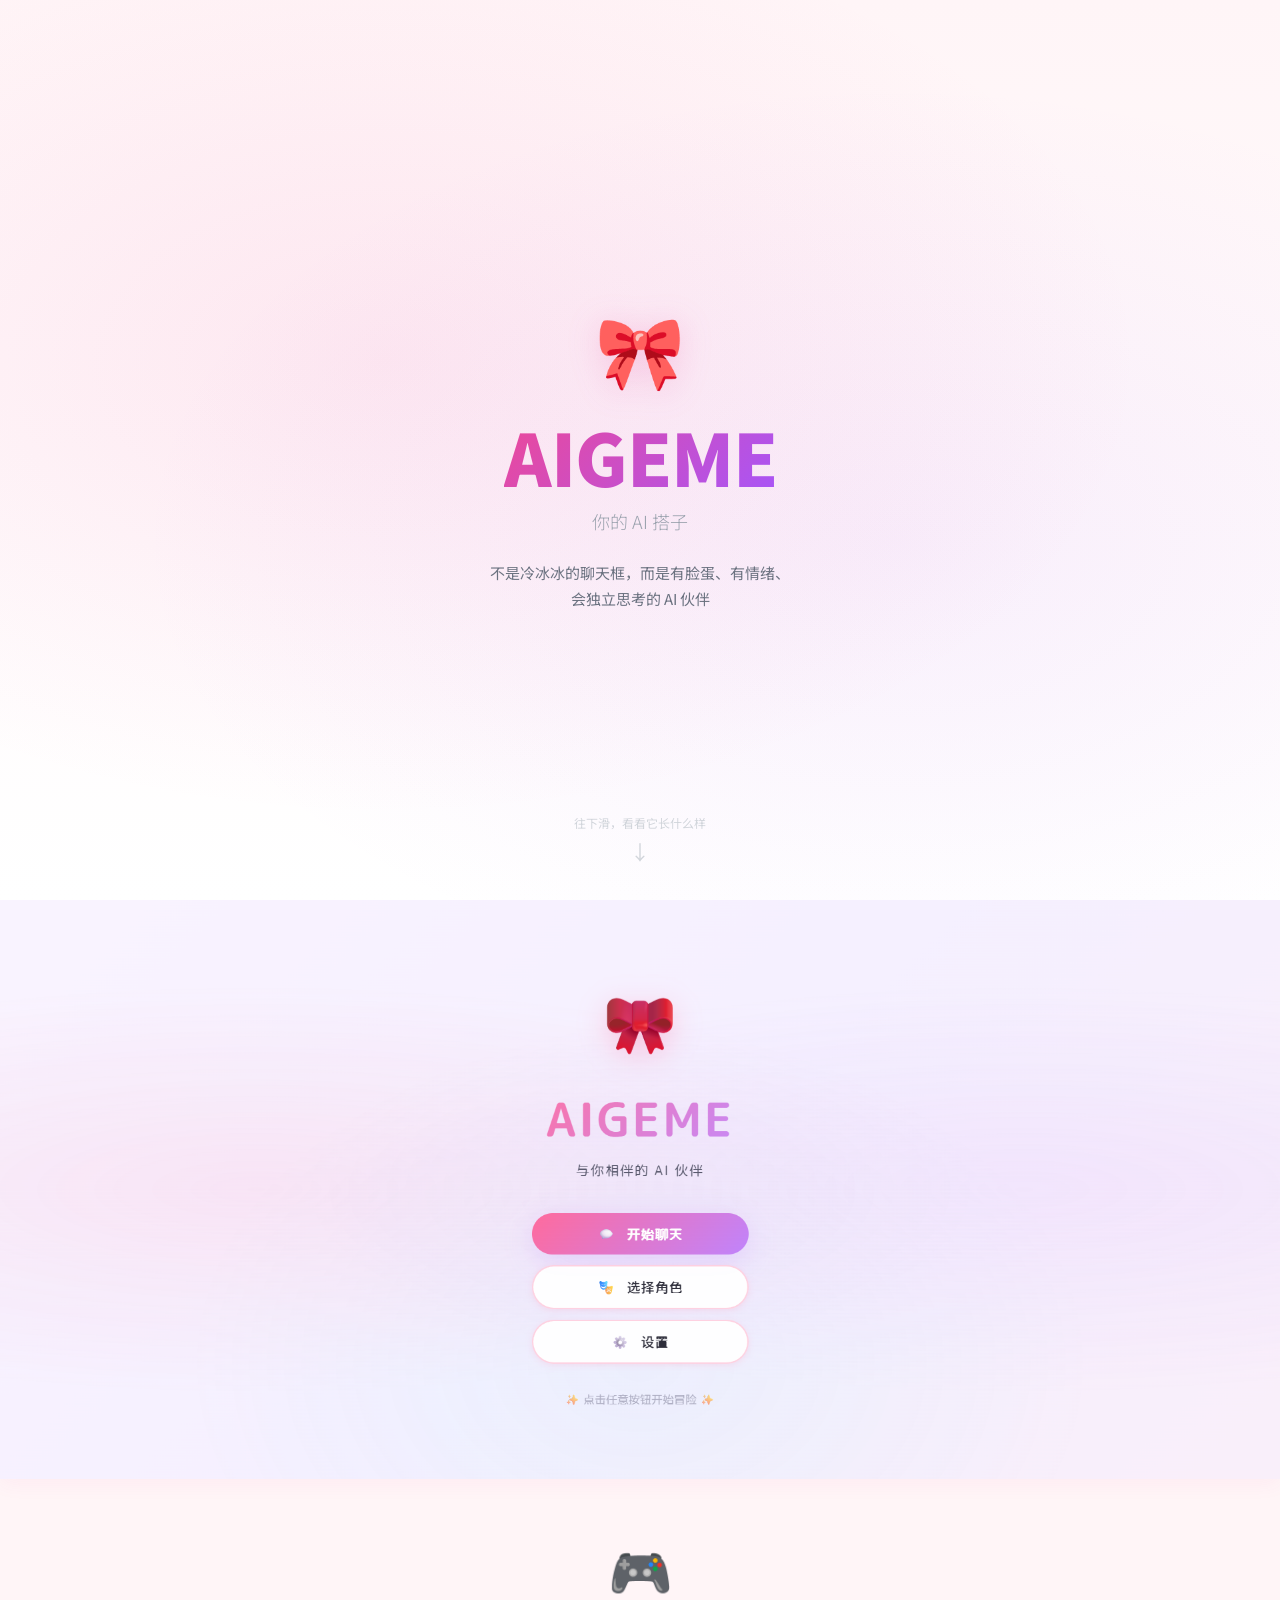
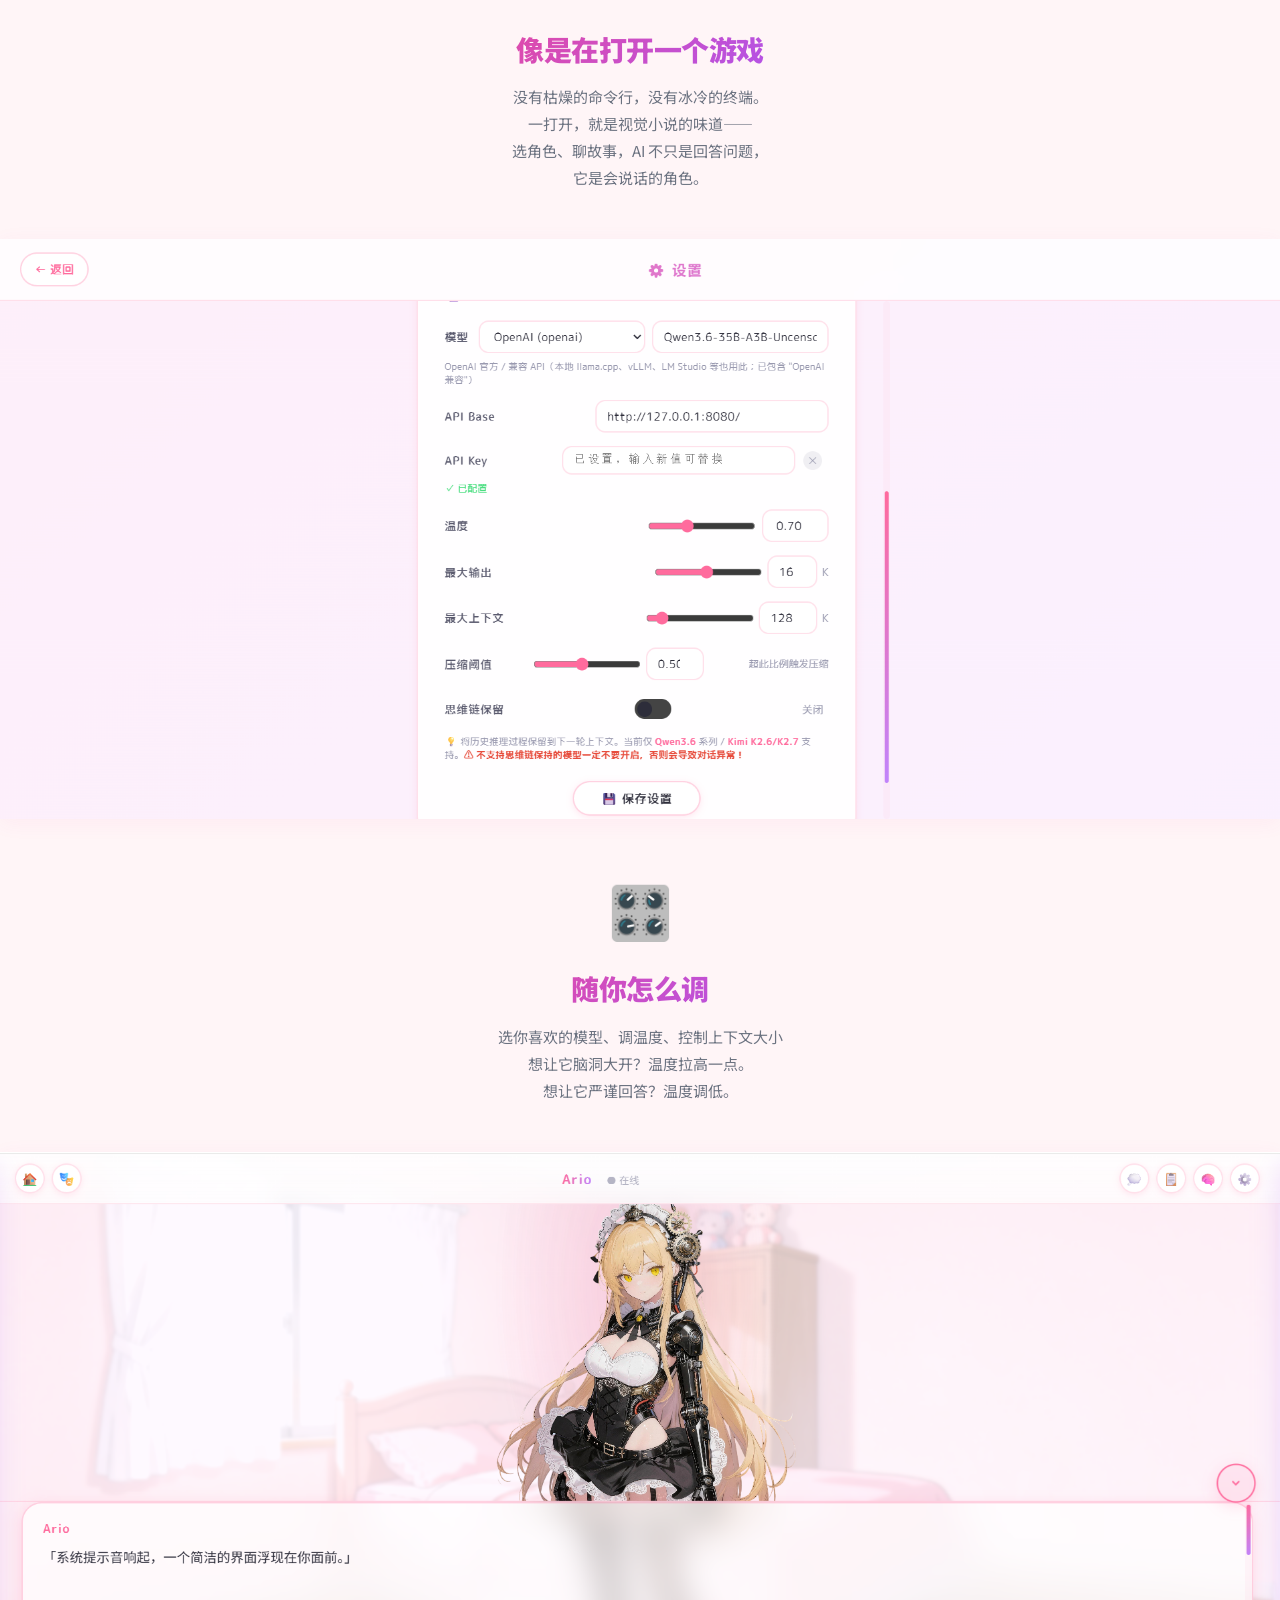
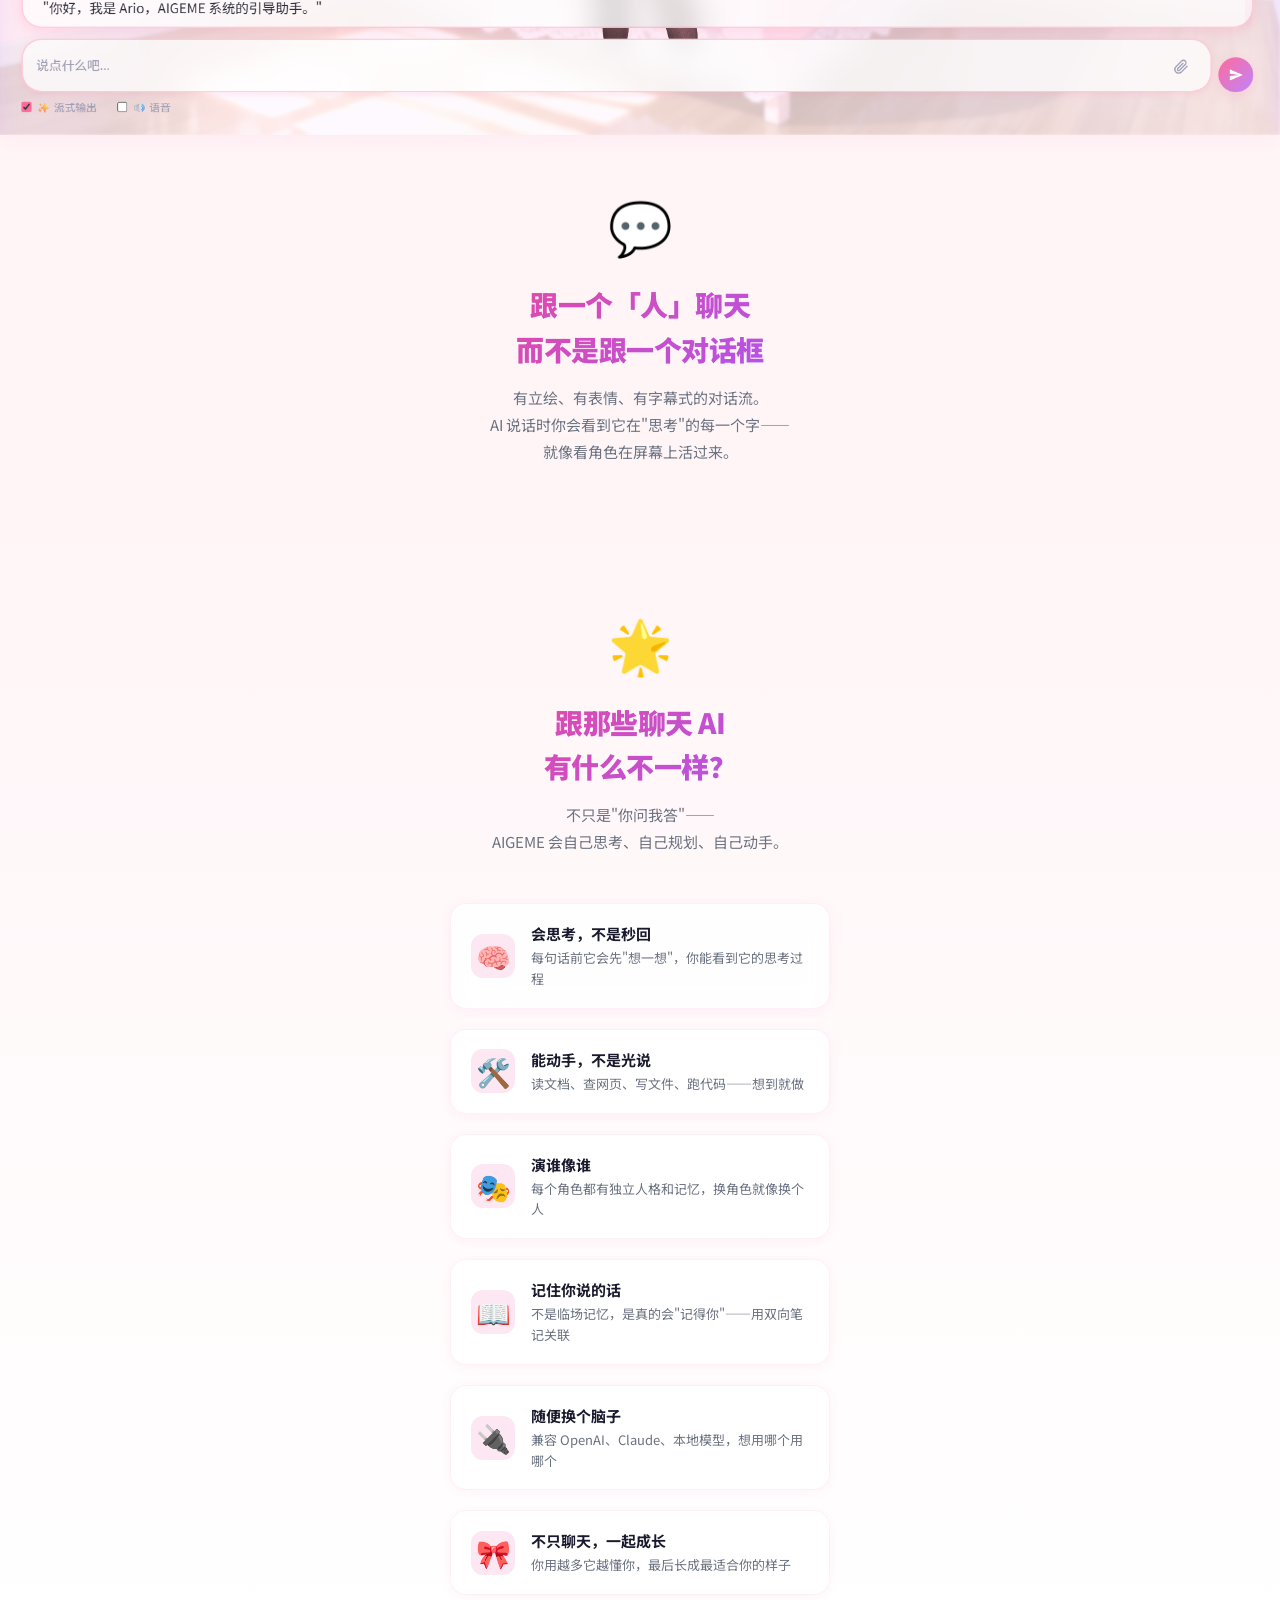
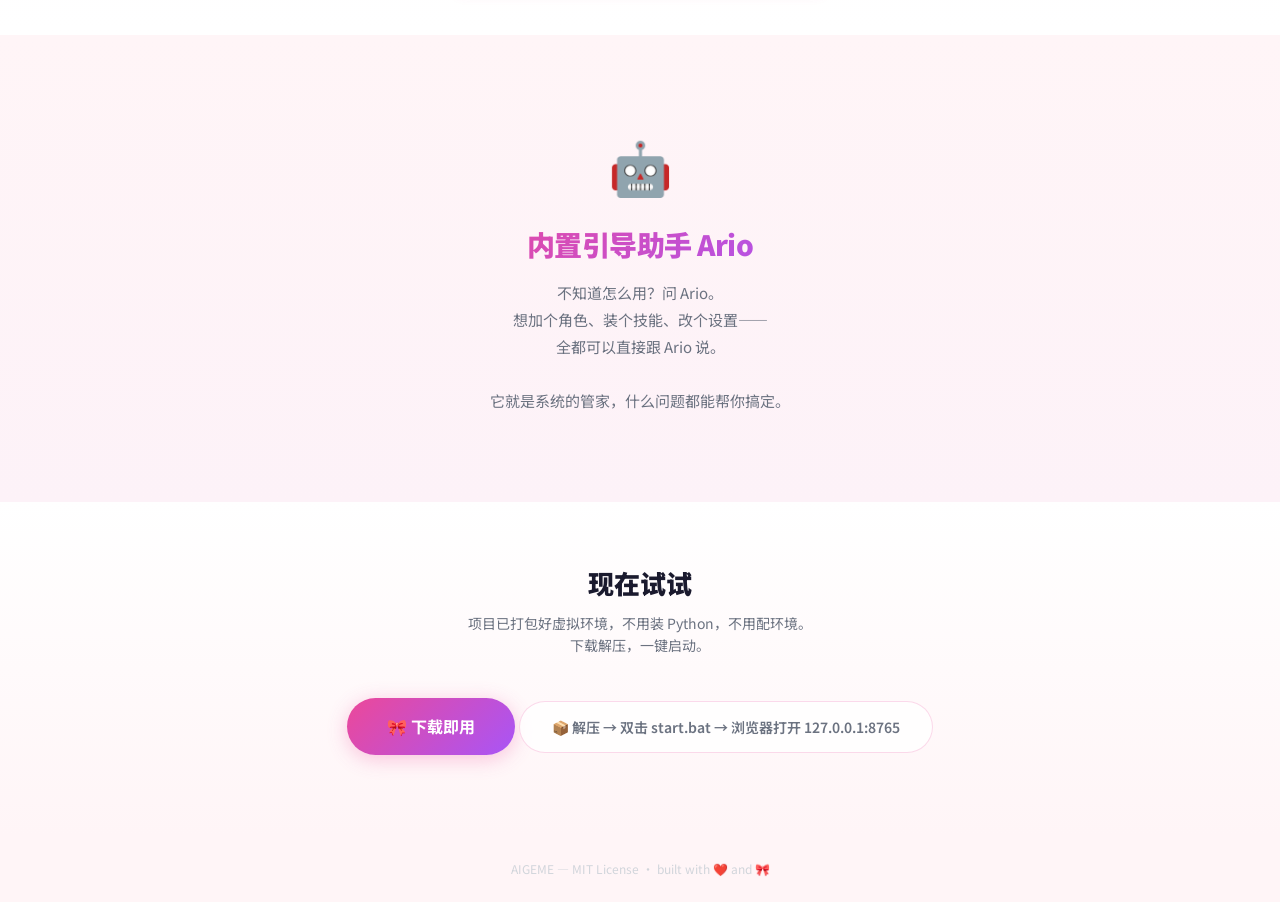
<file: 项目说明.html>
<!DOCTYPE html>
<html lang="zh-CN">
<head>
<meta charset="UTF-8">
<meta name="viewport" content="width=device-width, initial-scale=1.0, maximum-scale=1.0">
<title>AIGEME — 你的 AI 搭子</title>
<link href="https://fonts.googleapis.com/css2?family=Noto+Sans+SC:wght@300;400;500;700;900&display=swap" rel="stylesheet">
<style>
  * { margin:0; padding:0; box-sizing:border-box; }
  body {
    font-family: 'Noto Sans SC', -apple-system, sans-serif;
    background: #fff5f7;
    color: #1a1a2e;
    line-height: 1.6;
    overflow-x: hidden;
  }
  img { width: 100%; display: block; }
  .full-img { margin:0; padding:0; width:100%; }
  
  /* ── Sections ── */
  .section {
    position: relative;
    width: 100%;
  }
  .content-block {
    max-width: 480px;
    margin: 0 auto;
    padding: 48px 24px;
    text-align: center;
  }
  .content-block h2 {
    font-size: 28px;
    font-weight: 900;
    margin-bottom: 12px;
    letter-spacing: -0.5px;
    background: linear-gradient(135deg, #ec4899, #a855f7);
    -webkit-background-clip: text;
    background-clip: text;
    color: transparent;
  }
  .content-block p {
    font-size: 15px;
    color: #6b7280;
    line-height: 1.8;
  }
  .content-block .emoji-big {
    font-size: 52px;
    display: block;
    margin-bottom: 16px;
  }

  /* ── Hero ── */
  .hero {
    min-height: 100vh;
    display: flex;
    flex-direction: column;
    align-items: center;
    justify-content: center;
    text-align: center;
    padding: 40px 24px;
    background:
      radial-gradient(ellipse at 30% 40%, rgba(236,72,153,0.10), transparent 60%),
      radial-gradient(ellipse at 70% 60%, rgba(168,85,247,0.08), transparent 60%),
      linear-gradient(180deg, #fff5f7 0%, #fff 100%);
  }
  .hero .logo {
    font-size: 72px;
    margin-bottom: 12px;
    filter: drop-shadow(0 4px 16px rgba(236,72,153,0.2));
    animation: float 3s ease-in-out infinite;
  }
  @keyframes float {
    0%,100% { transform: translateY(0); }
    50% { transform: translateY(-10px); }
  }
  .hero h1 {
    font-size: clamp(44px, 10vw, 72px);
    font-weight: 900;
    letter-spacing: -1px;
    background: linear-gradient(135deg, #ec4899, #a855f7);
    -webkit-background-clip: text;
    background-clip: text;
    color: transparent;
    line-height: 1.1;
    margin-bottom: 8px;
  }
  .hero .sub {
    font-size: 18px;
    color: #9ca3af;
    font-weight: 300;
    margin-top: 4px;
  }
  .hero .tagline {
    font-size: 15px;
    color: #6b7280;
    margin-top: 24px;
    max-width: 340px;
    line-height: 1.7;
  }

  /* ── Screenshot Full ── */
  .screenshot-wrap {
    width: 100%;
    background: #fff;
    box-shadow: 0 4px 20px rgba(236,72,153,0.06);
  }
  .screenshot-wrap img {
    width: 100%;
    height: auto;
  }

  /* ── Feature bubbles ── */
  .feature-grid {
    display: flex;
    flex-direction: column;
    gap: 20px;
    padding: 0 20px;
    max-width: 420px;
    margin: 0 auto;
  }
  .feature-item {
    display: flex;
    align-items: center;
    gap: 16px;
    background: rgba(255,255,255,0.85);
    backdrop-filter: blur(12px);
    border-radius: 16px;
    padding: 18px 20px;
    border: 1px solid rgba(236,72,153,0.08);
    box-shadow: 0 2px 12px rgba(236,72,153,0.06);
  }
  .feature-item .fi-icon {
    font-size: 28px;
    flex-shrink: 0;
    width: 44px;
    height: 44px;
    display: flex;
    align-items: center;
    justify-content: center;
    border-radius: 12px;
    background: #fce7f3;
  }
  .feature-item .fi-text {
    text-align: left;
  }
  .feature-item .fi-text h4 {
    font-size: 15px;
    font-weight: 700;
    margin-bottom: 2px;
  }
  .feature-item .fi-text p {
    font-size: 13px;
    color: #6b7280;
  }

  /* ── CTA ── */
  .cta-section {
    padding: 60px 24px 80px;
    text-align: center;
    background: linear-gradient(180deg, #fff, #fff5f7);
  }
  .cta-section h2 {
    font-size: 26px;
    font-weight: 900;
    margin-bottom: 8px;
  }
  .cta-section p {
    color: #6b7280;
    font-size: 14px;
    margin-bottom: 32px;
  }
  .cta-btn {
    display: inline-flex;
    align-items: center;
    gap: 8px;
    padding: 16px 40px;
    border-radius: 999px;
    font-weight: 700;
    font-size: 16px;
    border: none;
    background: linear-gradient(135deg, #ec4899, #a855f7);
    color: #fff;
    box-shadow: 0 4px 20px rgba(236,72,153,0.3);
    cursor: default;
  }
  .cta-outline {
    display: inline-flex;
    align-items: center;
    gap: 8px;
    padding: 14px 32px;
    border-radius: 999px;
    font-weight: 600;
    font-size: 14px;
    border: 1px solid rgba(236,72,153,0.2);
    background: rgba(255,255,255,0.8);
    color: #6b7280;
    margin-top: 12px;
    cursor: default;
  }

  footer {
    text-align: center;
    padding: 24px;
    color: #d1d5db;
    font-size: 12px;
  }

  .scroll-hint {
    position: absolute;
    bottom: 32px;
    left: 50%;
    transform: translateX(-50%);
    color: #d1d5db;
    font-size: 12px;
    display: flex;
    flex-direction: column;
    align-items: center;
    gap: 4px;
    animation: bounce 2s infinite;
  }
  @keyframes bounce {
    0%,100% { transform: translateX(-50%) translateY(0); }
    50% { transform: translateX(-50%) translateY(8px); }
  }
</style>
</head>
<body>

<!-- ═══════════ HERO ═══════════ -->
<div class="hero" style="position:relative;">
  <div class="logo">🎀</div>
  <h1>AIGEME</h1>
  <div class="sub">你的 AI 搭子</div>
  <p class="tagline">
    不是冷冰冰的聊天框，而是有脸蛋、有情绪、<br>会独立思考的 AI 伙伴
  </p>
  <div class="scroll-hint">
    <span>往下滑，看看它长什么样</span>
    <span style="font-size:20px;">↓</span>
  </div>
</div>

<!-- ═══════════ SCREEN 1: 启动界面 ═══════════ -->
<div class="screenshot-wrap">
  <img src="images/screen1_title.png" alt="AIGEME 启动界面" loading="lazy">
</div>

<div class="section">
  <div class="content-block">
    <span class="emoji-big">🎮</span>
    <h2>像是在打开一个游戏</h2>
    <p>
      没有枯燥的命令行，没有冰冷的终端。<br>
      一打开，就是视觉小说的味道——<br>
      选角色、聊故事，AI 不只是回答问题，<br>
      它是会说话的角色。
    </p>
  </div>
</div>

<!-- ═══════════ SCREEN 2: 设置界面 ═══════════ -->
<div class="screenshot-wrap">
  <img src="images/screen2_settings.png" alt="AIGEME 设置面板" loading="lazy">
</div>

<div class="section">
  <div class="content-block">
    <span class="emoji-big">🎛️</span>
    <h2>随你怎么调</h2>
    <p>
      选你喜欢的模型、调温度、控制上下文大小<br>
      想让它脑洞大开？温度拉高一点。<br>
      想让它严谨回答？温度调低。
    </p>
  </div>
</div>

<!-- ═══════════ SCREEN 3: 聊天界面 ═══════════ -->
<div class="screenshot-wrap">
  <img src="images/screen3_chat.png" alt="AIGEME 聊天界面" loading="lazy">
</div>

<div class="section">
  <div class="content-block">
    <span class="emoji-big">💬</span>
    <h2>跟一个「人」聊天<br>而不是跟一个对话框</h2>
    <p>
      有立绘、有表情、有字幕式的对话流。<br>
      AI 说话时你会看到它在"思考"的每一个字——<br>
      就像看角色在屏幕上活过来。
    </p>
  </div>
</div>

<!-- ═══════════ WHAT MAKES IT SPECIAL ═══════════ -->
<div class="section" style="background:linear-gradient(180deg,#fff5f7,#fff);padding:40px 0;">
  <div class="content-block">
    <span class="emoji-big">🌟</span>
    <h2>跟那些聊天 AI<br>有什么不一样？</h2>
    <p>
      不只是"你问我答"——<br>
      AIGEME 会自己思考、自己规划、自己动手。
    </p>
  </div>

  <div class="feature-grid">
    <div class="feature-item">
      <div class="fi-icon">🧠</div>
      <div class="fi-text">
        <h4>会思考，不是秒回</h4>
        <p>每句话前它会先"想一想"，你能看到它的思考过程</p>
      </div>
    </div>
    <div class="feature-item">
      <div class="fi-icon">🛠️</div>
      <div class="fi-text">
        <h4>能动手，不是光说</h4>
        <p>读文档、查网页、写文件、跑代码——想到就做</p>
      </div>
    </div>
    <div class="feature-item">
      <div class="fi-icon">🎭</div>
      <div class="fi-text">
        <h4>演谁像谁</h4>
        <p>每个角色都有独立人格和记忆，换角色就像换个人</p>
      </div>
    </div>
    <div class="feature-item">
      <div class="fi-icon">📖</div>
      <div class="fi-text">
        <h4>记住你说的话</h4>
        <p>不是临场记忆，是真的会"记得你"——用双向笔记关联</p>
      </div>
    </div>
    <div class="feature-item">
      <div class="fi-icon">🔌</div>
      <div class="fi-text">
        <h4>随便换个脑子</h4>
        <p>兼容 OpenAI、Claude、本地模型，想用哪个用哪个</p>
      </div>
    </div>
    <div class="feature-item">
      <div class="fi-icon">🎀</div>
      <div class="fi-text">
        <h4>不只聊天，一起成长</h4>
        <p>你用越多它越懂你，最后长成最适合你的样子</p>
      </div>
    </div>
  </div>
</div>

<!-- ═══════════ ARIO ═══════════ -->
<div class="section" style="background:linear-gradient(180deg,#fff5f7,#fdf2f8);padding:40px 0;">
  <div class="content-block">
    <span class="emoji-big">🤖</span>
    <h2>内置引导助手 Ario</h2>
    <p>
      不知道怎么用？问 Ario。<br>
      想加个角色、装个技能、改个设置——<br>
      全都可以直接跟 Ario 说。<br><br>
      它就是系统的管家，什么问题都能帮你搞定。
    </p>
  </div>
</div>

<!-- ═══════════ CTA ═══════════ -->
<div class="cta-section">
  <h2>现在试试</h2>
  <p>
    项目已打包好虚拟环境，不用装 Python，不用配环境。<br>
    下载解压，一键启动。
  </p>
  <div class="cta-btn">🎀 下载即用</div>
  <div class="cta-outline">📦 解压 → 双击 start.bat → 浏览器打开 127.0.0.1:8765</div>
</div>

<footer>
  AIGEME — MIT License · built with ❤️ and 🎀
</footer>

</body>
</html>
</file>
